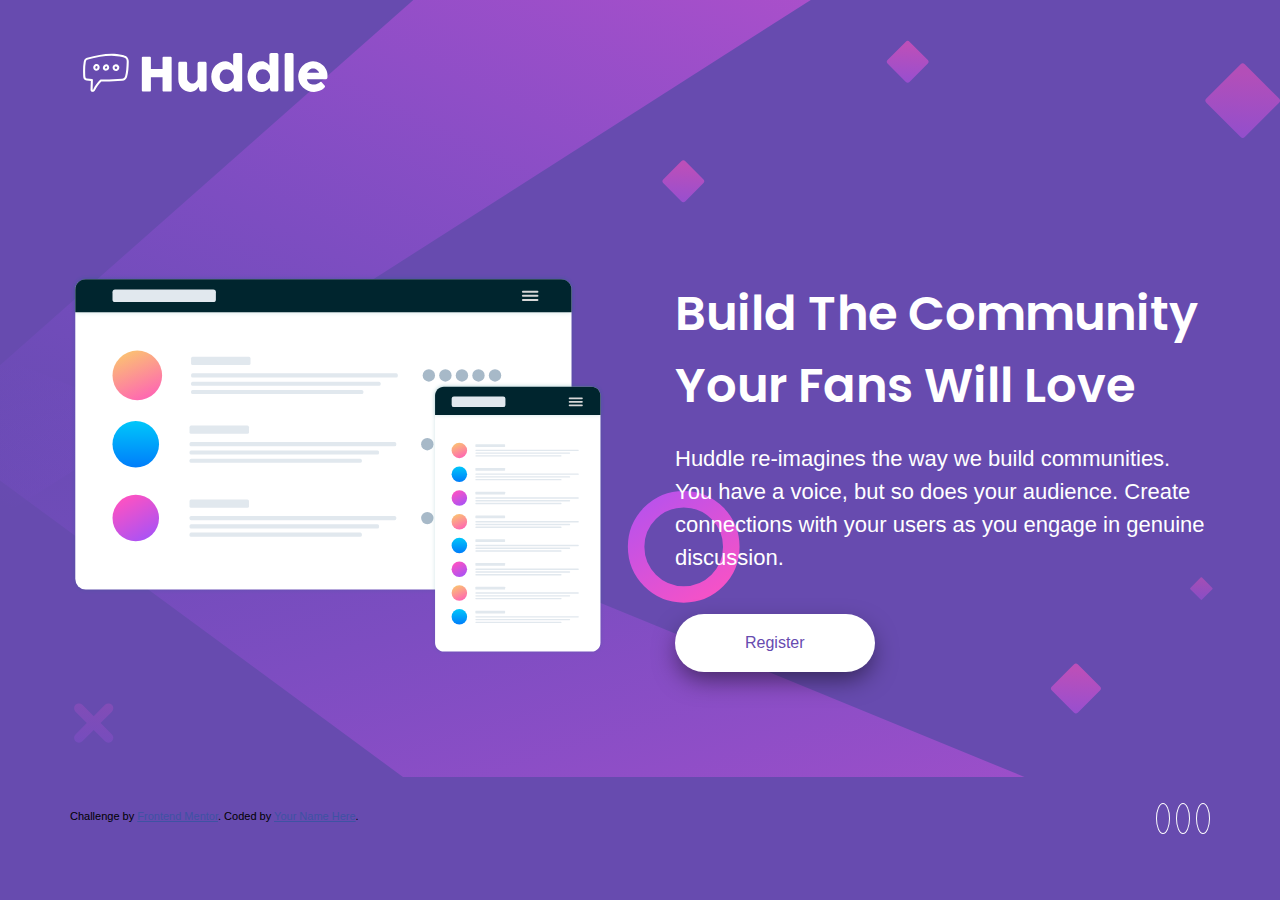
<file: huddle-landing-page-with-single-introductory-section-master/index.html>
<!DOCTYPE html>
<html lang="en">
<head>
  <meta charset="UTF-8">
  <meta name="viewport" content="width=device-width, initial-scale=1.0"> <!-- displays site properly based on user's device -->

  <link rel="icon" type="image/png" sizes="32x32" href="./images/favicon-32x32.png">

  <!-- FONT -->
  <link rel="preconnect" href="https://fonts.googleapis.com">
  <link rel="preconnect" href="https://fonts.gstatic.com" crossorigin>
  <link href="https://fonts.googleapis.com/css2?family=Open+Sans&family=Poppins:wght@400;600&display=swap" rel="stylesheet">

  <link rel="stylesheet" href="style.css">
  <link href="https://cdn.lineicons.com/4.0/lineicons.css" rel="stylesheet" />

  
  <title>Frontend Mentor | Huddle landing page with single introductory section</title>

</head>
<body>
  <div class="app">
    <header>
      <img src="./images/logo.svg" alt="">
    </header>

    <div class="main_section">
      
      <div class="image_section">
        <img src="./images/illustration-mockups.svg" alt="">
      </div>
      
      <div class="text_section">
        
        <h1>Build The Community Your Fans Will Love</h1>
        <p>
          Huddle re-imagines the way we build communities. You have a voice, but so does your audience. 
          Create connections with your users as you engage in genuine discussion. 
        </p>
        <div class="button">Register</div>
        
      </div>
    </div>

    <footer>
      <div class="attribution">
        <p>
          Challenge by <a href="https://www.frontendmentor.io?ref=challenge" target="_blank">Frontend Mentor</a>. 
          Coded by <a href="#">Your Name Here</a>.
        </p>
      </div>
      <div class="social">
        <i class="lni lni-facebook-fill"></i>
        <i class="lni lni-twitter-original"></i>
        <i class="lni lni-instagram"></i>
      </div>
    </footer>
  </div>

</body>
</html>
</file>
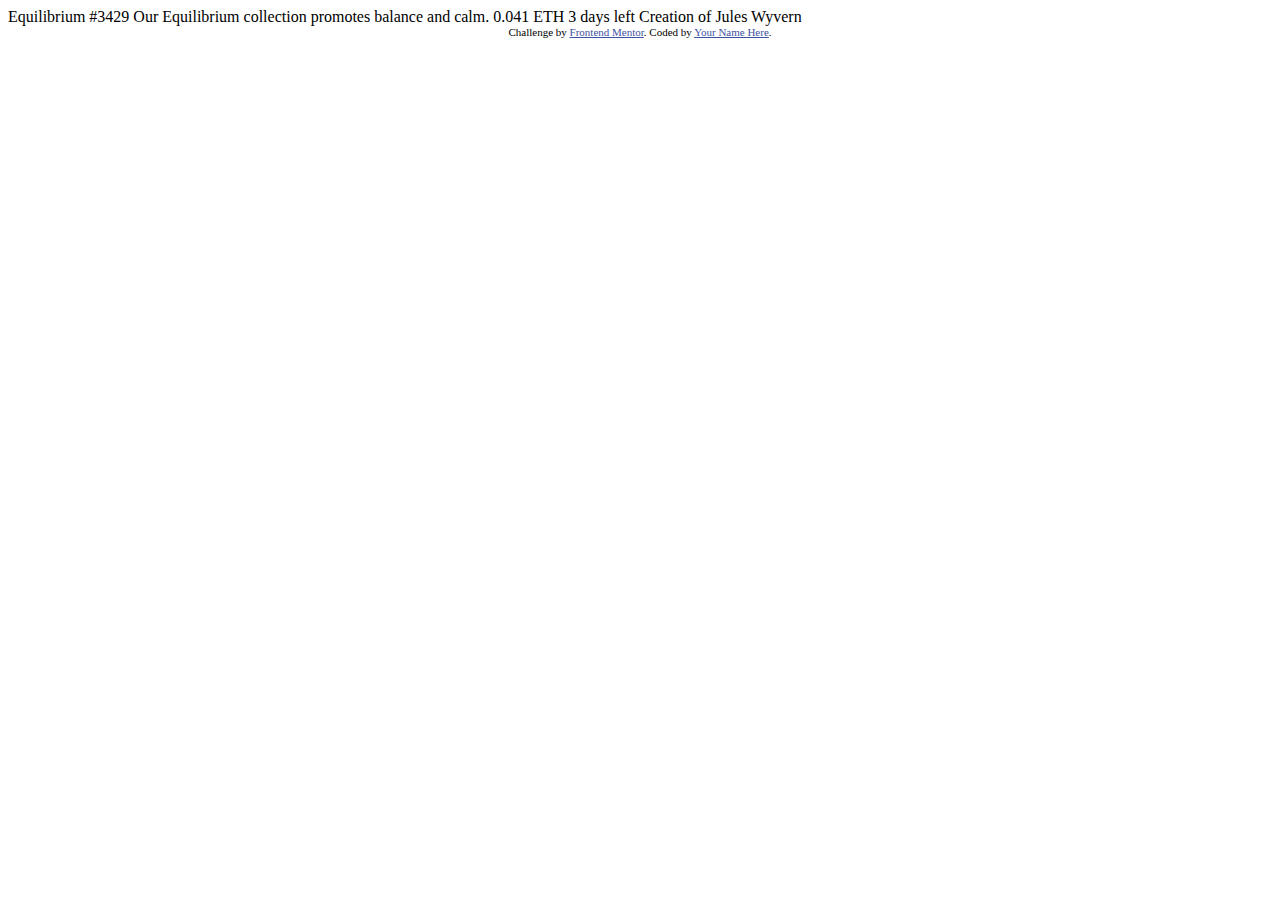
<file: nft-preview-card-component-main/index.html>
<!DOCTYPE html>
<html lang="en">
<head>
  <meta charset="UTF-8">
  <meta name="viewport" content="width=device-width, initial-scale=1.0"> <!-- displays site properly based on user's device -->

  <link rel="icon" type="image/png" sizes="32x32" href="./images/favicon-32x32.png">
  
  <title>Frontend Mentor | NFT preview card component</title>

  <!-- Feel free to remove these styles or customise in your own stylesheet 👍 -->
  <style>
    .attribution { font-size: 11px; text-align: center; }
    .attribution a { color: hsl(228, 45%, 44%); }
  </style>
</head>
<body>

  Equilibrium #3429

  Our Equilibrium collection promotes balance and calm.

  0.041 ETH
  3 days left
  
  Creation of Jules Wyvern

  <div class="attribution">
    Challenge by <a href="https://www.frontendmentor.io?ref=challenge" target="_blank">Frontend Mentor</a>. 
    Coded by <a href="#">Your Name Here</a>.
  </div>
</body>
</html>
</file>
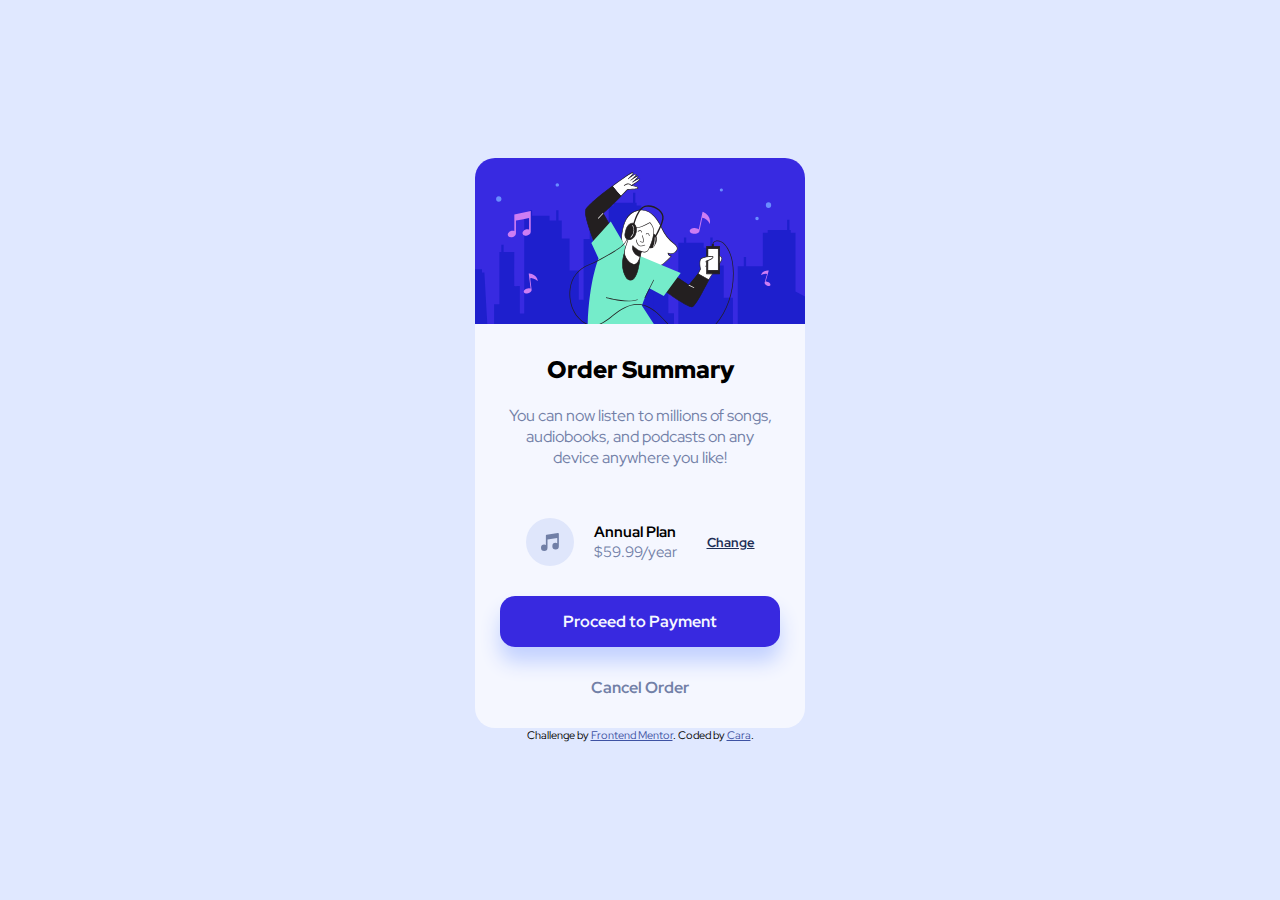
<file: order-summary-component-main/index.html>
<!DOCTYPE html>
<html lang="en">
<head>
  <meta charset="UTF-8">
  <meta name="viewport" content="width=device-width, initial-scale=1.0"> <!-- displays site properly based on user's device -->

  <link rel="icon" type="image/png" sizes="32x32" href="./images/favicon-32x32.png">
  <link rel="stylesheet" href="style.css">

  <!-- Fonts -->
  <link rel="preconnect" href="https://fonts.googleapis.com">
  <link rel="preconnect" href="https://fonts.gstatic.com" crossorigin>
  <link href="https://fonts.googleapis.com/css2?family=Red+Hat+Display:wght@500;700;900&display=swap" rel="stylesheet">
  
  <title>Frontend Mentor | Order summary card</title>

</head>
<body>
  <div class="main_section">

    <div class="hero_section">
      <img src="./images/illustration-hero.svg" alt="digital_drawing_girl_listening_music_dancing">
    </div>

    <div class="order_section">
      <h1>Order Summary</h1>

      <p>You can now listen to millions of songs, audiobooks, and podcasts on any 
      device anywhere you like!</p>
    </div>

    <div class="plan_section">
      <img src="./images/icon-music.svg" alt="">
      <div class="plan_detail">
        <p>Annual Plan</p> 
        <p>$59.99/year</p>
      </div>
      <a class="plan_link" href="#">Change</a>
    </div>
    
    <a class="payment_section" href="#">
        Proceed to Payment
    </a>

    <a class="cancel_section" href="#">
        Cancel Order
    </a>
    
  </div>
  
  <div class="attribution">
    Challenge by <a href="https://www.frontendmentor.io?ref=challenge" target="_blank">Frontend Mentor</a>. 
    Coded by <a href="https://github.com/Tanthiel50" target="_blank">Cara</a>.
  </div>
</body>
</html>
</file>
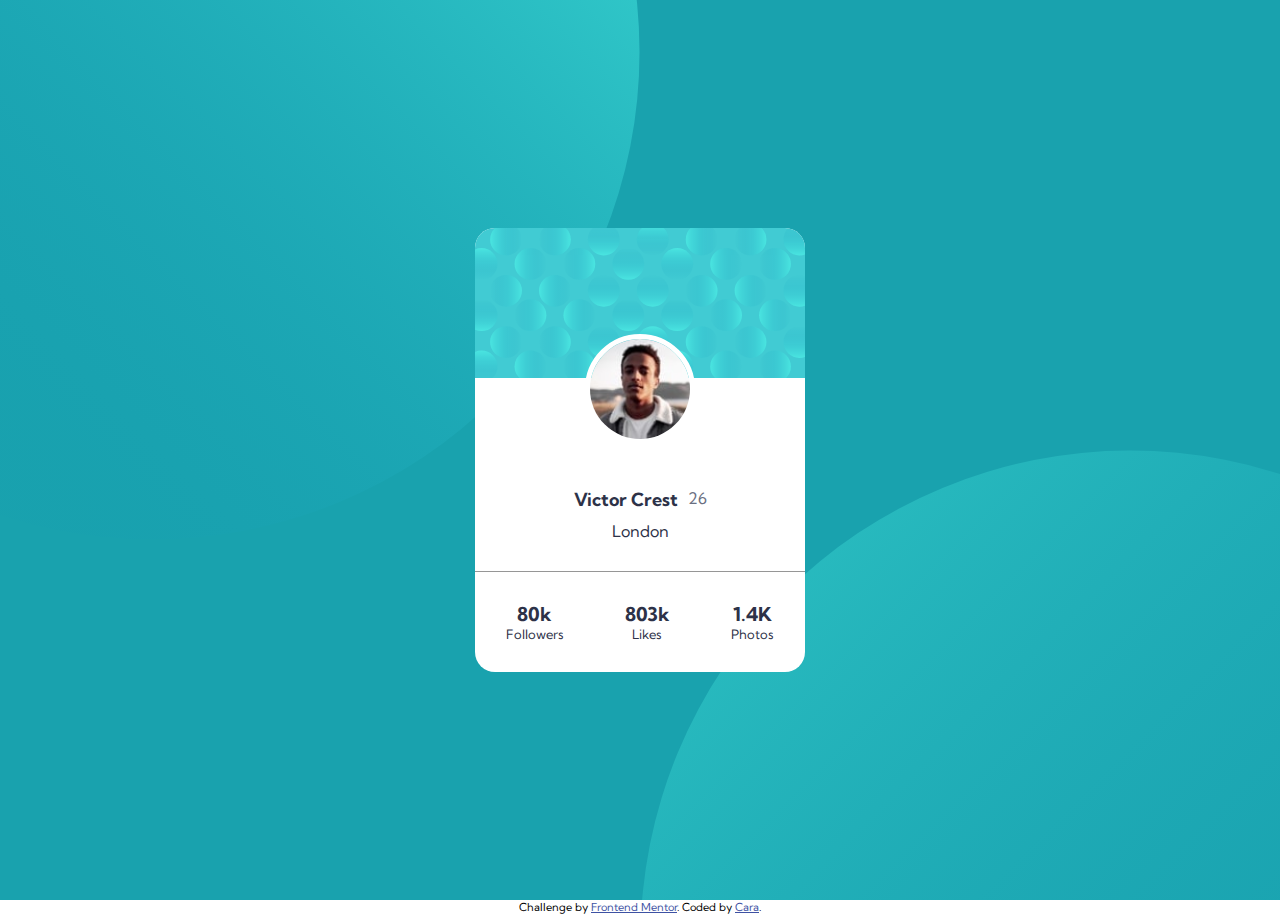
<file: profile-card-component-main/index.html>
<!DOCTYPE html>
<html lang="en">
<head>
  <meta charset="UTF-8">
  <meta name="viewport" content="width=device-width, initial-scale=1.0"> <!-- displays site properly based on user's device -->

  <link rel="icon" type="image/png" sizes="32x32" href="./images/favicon-32x32.png">
  <link rel="stylesheet" href="style.css">

  <!-- FONTS -->
  <link rel="preconnect" href="https://fonts.googleapis.com">
  <link rel="preconnect" href="https://fonts.gstatic.com" crossorigin>
  <link href="https://fonts.googleapis.com/css2?family=Kumbh+Sans:wght@400;700&display=swap" rel="stylesheet">
  
  <title>Frontend Mentor | Profile card component</title>

</head>
<body>
  <div class="app">
    <div class="background_section">
      <img src="./images/bg-pattern-top.svg" class="top_bubble">
      <img src="./images/bg-pattern-bottom.svg" alt="" class="bottom_bubble">
    </div>
    
    
    <div class="main_section">
      
      <div class="hero_section">
        <img src="./images/bg-pattern-card.svg" alt="">
      </div>

      <div class="profile_picture">
        <img src="./images/image-victor.jpg" alt="">
      </div>

      <div class="identity_section">
        <p class="name_section">Victor Crest</p>
        <p class="age">26</p>
      </div>
      <p class="city">London</p>
    
      <div class="kpi_section">
        <div id="kpi">
          <p id="kpi_number">80k</p>
          <p id="kpi_name">Followers</p>
        </div>
        <div id="kpi">
          <p id="kpi_number">803k</p>
          <p id="kpi_name">Likes</p>
        </div>
        <div id="kpi">
          <p id="kpi_number">1.4K</p>
          <p id="kpi_name">Photos</p>
        </div>
      </div>
    </div>
  </div>

  <div class="attribution">
    Challenge by <a href="https://www.frontendmentor.io?ref=challenge" target="_blank">Frontend Mentor</a>. 
    Coded by <a href="https://github.com/Tanthiel50/" target="_blank">Cara</a>.
  </div>

</body>
</html>
</file>
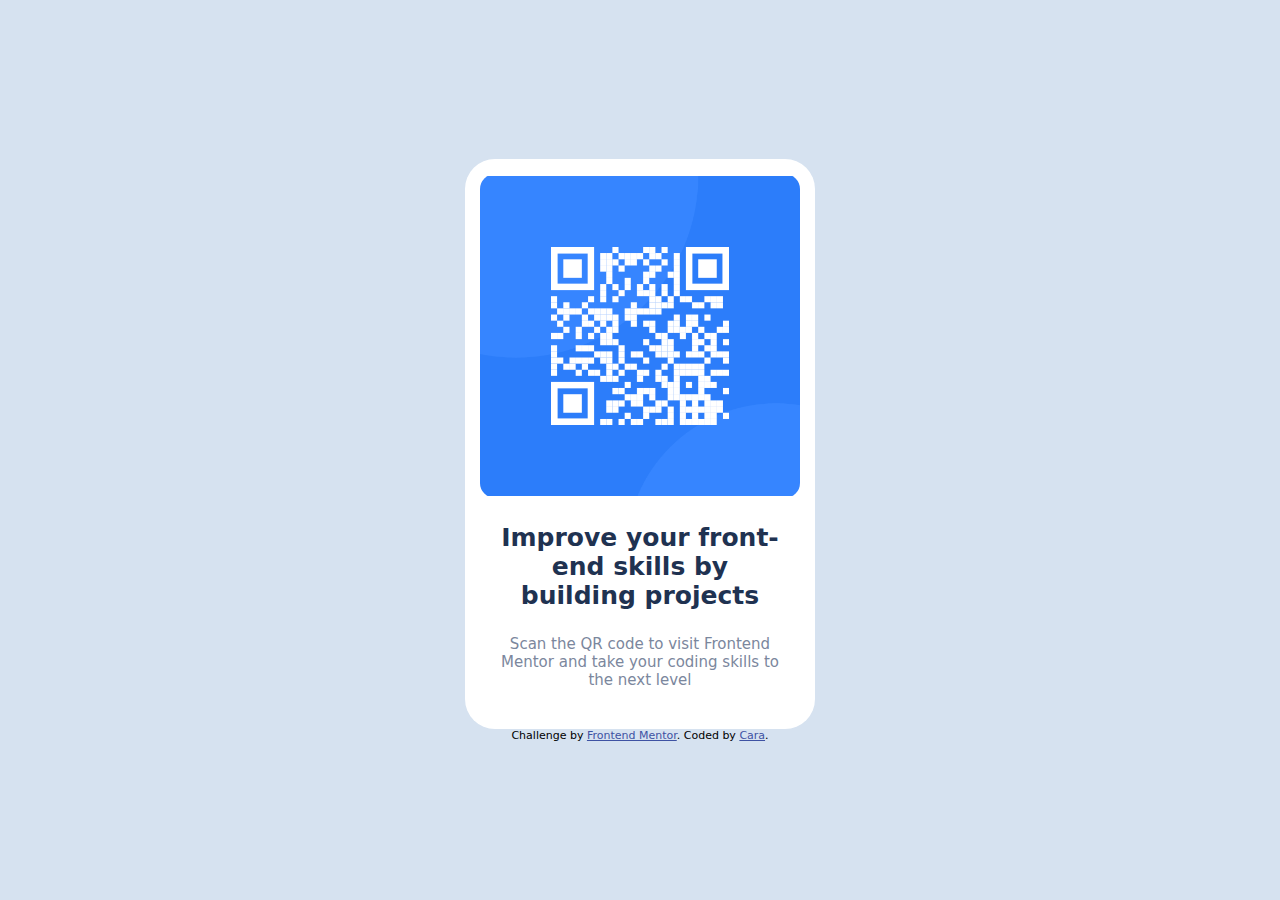
<file: qr-code-component-main/index.html>
<!DOCTYPE html>
<html lang="en">
<head>
  <meta charset="UTF-8">
  <meta name="viewport" content="width=device-width, initial-scale=1.0"> <!-- displays site properly based on user's device -->

  <link rel="icon" type="image/png" sizes="32x32" href="./images/favicon-32x32.png">
  <link rel="stylesheet" href="style.css">
  
  <title>Frontend Mentor | QR code component</title>

</head>
<body>
  <div class="main_section">
    <div class="image_section">
      <img src="./images/image-qr-code.png" alt="qr-code">
    </div>
    <div class="text_section">
      <h1>Improve your front-end skills by building projects</h1>

      <p>Scan the QR code to visit Frontend Mentor and take your coding skills to the next level</p>
    </div>
    
  </div>
  
  <div class="attribution">
    Challenge by <a href="https://www.frontendmentor.io?ref=challenge" target="_blank">Frontend Mentor</a>. 
    Coded by <a href="https://github.com/Tanthiel50" target="_blank">Cara</a>.
  </div>
</body>
</html>
</file>
<file: huddle-landing-page-with-single-introductory-section-master/style.css>
:root{
    /* Primary */
    --violet: hsl(257, 40%, 49%);
    --soft_magenta:hsl(300, 69%, 71%);

    /* padding */
    --half_padding: 50%;
    --large_padding: 70px;
    --medium_padding: 40px;
    --small_padding: 20px;
}

*{
    margin: 0;
    padding: 0;
    box-sizing: border-box;
    border: none;
    font-family: 'Kumbh Sans', sans-serif;
}

html{
    height: 100%;
}

body{
    height: 100%;
    font-family: 'Open Sans', sans-serif;
}

h1,h2,h3{
    font-family: 'Poppins', sans-serif;
}

.app{
    width: 100vw;
    height: 100vh;
    background-image: url(./images/bg-desktop.svg);
    background-color: var(--violet);
    background-repeat: no-repeat;
    background-size:contain;
    display: flex;
    flex-direction: column;
    justify-content: space-between;
    padding-top: var(--medium_padding);
    padding-left: var(--large_padding);
    padding-bottom: var(--medium_padding);
    padding-right: var(--large_padding);
}

header{
    min-height: 80px;
}

.main_section{
    display: flex;
    flex-direction: row;
    gap: var(--large_padding);
    width: 100%;
    
}

.image_section{
    flex: 2;
    display: flex;
    /* background-color: aquamarine; */
}

.image_section img{
    width: 100%;
    object-fit:contain;
}

.text_section{
    flex: 2;
    /* background-color: beige; */
    padding-top: var(--small_padding);
    color: white;
    display: flex;
    flex-direction: column;
    align-items: flex-start;
}

.text_section h1{
    font-weight: 600;
    font-size: 3em;
}

.text_section p{
    padding-top: var(--small_padding);
    font-weight: 400;
    font-size: 22px;
    line-height: 1.5em;
    /* background-color: aqua; */
    
}

.button{
    margin-top: var(--medium_padding);
    background-color: white;
    color: var(--violet);
    padding-right: var(--large_padding);
    padding-left: var(--large_padding);
    padding-top: var(--small_padding);
    padding-bottom: var(--small_padding);
    border-radius: var(--medium_padding);
    font-weight: 400;
    box-shadow: 0px 10px 24px -3px rgba(0,0,0,0.5);
}

.button:hover{
    background-color: var(--soft_magenta);
    color: white;
    cursor: pointer;
}

footer{
    display: flex;
    flex-direction: row;
    justify-content: space-between;
    height: 50px;
    /* background-color: aqua; */
}

.social{
    color: white;
}

.social :first-child{
    margin-right: 6px;
}

.social :last-child{
    margin-left: 6px;
}

.lni{
    border: solid 1px white;
    border-radius: var(--half_padding);
    padding: 6px;
}

.lni:hover{
    color: var(--soft_magenta);
    border: solid 1px var(--soft_magenta);
    cursor: pointer;
}

.attribution { 
    font-size: 11px; text-align: center; 
}
.attribution a { 
    color: hsl(228, 45%, 44%); 
}

@media (max-width: 600px) {
    .app{
        background-image: url(./images/bg-mobile.svg);
        padding-top: var(--medium_padding);
        padding-left: var(--medium_padding);
        padding-bottom: var(--medium_padding);
        padding-right: var(--medium_padding);
        height: auto;
    }
    header img{
        height: 40px;
    }
    .main_section{
        flex-direction: column;
        height: 100%;
        padding-top: var(--medium_padding);
    }
    .text_section{
        text-align: center;
        align-items: center;
    }
    .text_section h1{
        font-weight: 600;
        font-size: 2em;
        width: 80%;
        /* background-color: aqua; */
    }
    .button{
        padding-left: 100px;
        padding-right: 100px;
    }
    footer{
        height: auto;
        flex-direction: column-reverse;
        align-items: center ;
        padding-top: var(--large_padding);
    }
  }
</file>
<file: order-summary-component-main/style.css>
:root{

    /* Primary */
    --pale_blue: hsl(225, 100%, 94%);
    --bright_blue: hsl(245, 75%, 52%);

    /* Neutral */
    --very_pale_blue: hsl(225, 100%, 98%);
    --desatured_blue: hsl(224, 23%, 55%);
    --dark_blue: hsl(223, 47%, 23%);

    /* padding */
    --large_padding: 30px;
    --medium_padding: 20px;
    --small_padding: 15px;

}

*{
    margin: 0;
    padding: 0;
    box-sizing: border-box;
    border: none;
    font-family: 'Red Hat Display', sans-serif;
}

html{
    height: 100%;
}

body{
    height: 100%;
    background-color: var(--pale_blue);
    display: flex;
    flex-direction: column;
    align-items: center;
    justify-content: center;
}

.p{
    font-size: 16px;
}

.main_section{
    background-color: var(--very_pale_blue);
    width: 330px;
    display: flex;
    flex-direction: column;
    align-items: center;
    justify-content: center;
    border-radius: var(--medium_padding);
}

.hero_section img{
    height: 100%;
    width: 100%;
    object-fit: cover;
    border-radius: 20px 20px 0 0; 
}

.order_section{
    display: flex;
    flex-direction: column;
    align-items: center;
    justify-content: center;
    text-align: center;
    padding: var(--large_padding);
}

.order_section h1{
    font-weight: 900;
    font-size: x-large;
}

.order_section p{
    padding-top: var(--medium_padding);
    padding-bottom: var(--medium_padding);
    color: var(--desatured_blue);
}

.plan_section{
    display: flex;
    align-items: center;
    padding-bottom: var(--large_padding);
}

.plan_section img{
    padding-right: var(--medium_padding);
}

.plan_link{
    padding-left: var(--large_padding);
    font-weight: 700;
    font-size: 13px;
    color: var(--dark_blue);
}

.plan_link:hover{
    cursor: pointer;
    text-decoration: none;
    color: var(--desatured_blue);
}

.plan_detail{
    font-size: 15px;
}

.plan_detail :first-child{
    font-weight: 700;
}

.plan_detail :last-child {
    color: var(--desatured_blue);
}

.payment_section{
    background-color: var(--bright_blue);
    width: 85%;
    text-align: center;
    padding-top: var(--small_padding);
    padding-bottom: var(--small_padding);
    border-radius: var(--small_padding);
    font-weight: 700;
    text-decoration: none;
    color: var(--very_pale_blue);
    font-size: 16px;
    box-shadow: 0px 15px 20px 0px #c2d1ff;
}

.payment_section:hover{
    background-color: var(--desatured_blue);
    cursor: pointer;
}

.cancel_section{
    text-decoration: none;
    width: 85%;
    text-align: center;
    padding-top: var(--large_padding);
    padding-bottom: var(--large_padding);
    border-radius: var(--small_padding);
    font-weight: 700;
    color: var(--desatured_blue);
}

.cancel_section:hover{
    color: var(--dark_blue);
}

.attribution { 
    font-size: 11px; text-align: center; 
}

.attribution a { 
    color: hsl(228, 45%, 44%); 
}

/* Mobile: 375px
- Desktop: 1440px */
</file>
<file: profile-card-component-main/style.css>
:root{
    /* Primary */
    --dark_cyan: hsl(185, 75%, 39%);
    --very_dark_desaturated_blue:hsl(229, 23%, 23%);
    --dark_grayish_blue:hsl(227, 10%, 46%);

    /* Neutral */
    --dark_gray:hsl(0, 0%, 59%);

    /* padding */
    --half_padding: 50%;
    --large_padding: 30px;
    --medium_padding: 20px;
    --small_padding: 10px;
}

*{
    margin: 0;
    padding: 0;
    box-sizing: border-box;
    border: none;
    font-family: 'Kumbh Sans', sans-serif;
}

html{
    height: 100%;
}

body{
    height: 100%;
}

.app{
    position: relative;
    height: 100%;
    display: flex;
    flex-direction: column;
    align-items: center;
    justify-content: center;
}

.background_section{
    position: absolute;
    top: 0;
    left: 0;
    right: 0;
    bottom: 0;
    z-index: 0;
    background-color: var(--dark_cyan);
    overflow: hidden;
}

.top_bubble{
    position: absolute;
    right: 50%;
    bottom: 40%;
    z-index: 1;
}

.bottom_bubble{
    position: absolute;
    left: 50%;
    top: 50%;
    z-index: 1;
}

.main_section{
    position: relative;
    z-index: 6;
    background-color: white;
    width: 330px;
    display: flex;
    flex-direction: column;
    align-items: center;
    justify-content: center;
    border-radius: var(--medium_padding);
}

.hero_section{
    position: relative;
    height: 150px;
}

.hero_section img{
    height: 100%;
    width: 100%;
    object-fit: cover;
    border-radius: 20px 20px 0 0; 
}

.profile_picture{
    position: relative;
    top: -10%;
}

.profile_picture img{
    height: 100%;
    width: 100%;
    object-fit: cover;
    border-radius: var(--half_padding);
    border: 5px solid white;
}

.identity_section{
    display: flex;
    flex-direction: row;
    align-content: center;
    padding-bottom: var(--small_padding);
    color: var(--dark_grayish_blue);
}

.name_section{
    font-weight: 700;
    font-size: large;
    padding-right: var(--small_padding);
    color: var(--very_dark_desaturated_blue);
}

.city{
    font-size: medium;
    color: var(--very_dark_desaturated_blue);
    padding-bottom: var(--large_padding);
}

.kpi_section{
    display: flex;
    border-top: 1px solid var(--dark_gray);
    width: 100%;
    justify-content:space-around;
    margin-right: var(--medium_padding);
    margin-left: var(--medium_padding);
    color: var(--very_dark_desaturated_blue);
    margin-bottom: var(--large_padding);
}

#kpi{
    text-align: center;
    margin-top: var(--large_padding);
}

#kpi_number{
    font-weight: 700;
    font-size: larger;
}

#kpi_name{
    font-size:small;
}


.attribution { 
    font-size: 11px; text-align: center; 
}
.attribution a { 
    color: hsl(228, 45%, 44%); 
}
</file>
<file: qr-code-component-main/style.css>
@font-face {
    font-family: "Outfit";
    src: url(./fonts/Outfit-VariableFont_wght.ttf) format("ttf");
}

:root{
    --White: hsl(0, 0%, 100%);
    --Light_gray: hsl(212, 45%, 89%);
    --Grayish_blue: hsl(220, 15%, 55%);
    --Dark_blue: hsl(218, 44%, 22%);  

    --border_radius: 30px;
}


*{
    margin: 0;
    padding: 0;
    box-sizing: border-box;
    border: none;
    font-family: "Outfit", system-ui, -apple-system, BlinkMacSystemFont, 'Segoe UI', Roboto, Oxygen, Ubuntu, Cantarell, 'Open Sans', 'Helvetica Neue', sans-serif;
}

html {
    height: 100%;
}

body{
    height: 100%;
    background-color: var(--Light_gray);
    display: flex;
    flex-direction: column;
    align-items: center;
    justify-content: center;
}

.main_section{
        background-color: var(--White);
        width: 350px;
        border-radius: var(--border_radius);
        display: flex;
        align-items: center;
        justify-content: center; 
        flex-direction: column;
        padding: 15px;
}

.image_section img{
    height: 100%;
    width: 100%;
    object-fit: contain;
    border-radius: 15px;
}

.text_section{
    padding: 25px 10px;
}

h1{
    font-size:25px;
    font-weight: 700;
    text-align: center;
    padding-bottom: 25px;
    color: var(--Dark_blue);
}

p{
    font-size: 15px;
    text-align:center;
    font-weight: 500;
    color: var(--Grayish_blue);
}

.attribution { 
    font-size: 11px; text-align: center; 
}

.attribution a { 
    color: hsl(228, 45%, 44%); 
}
</file>
